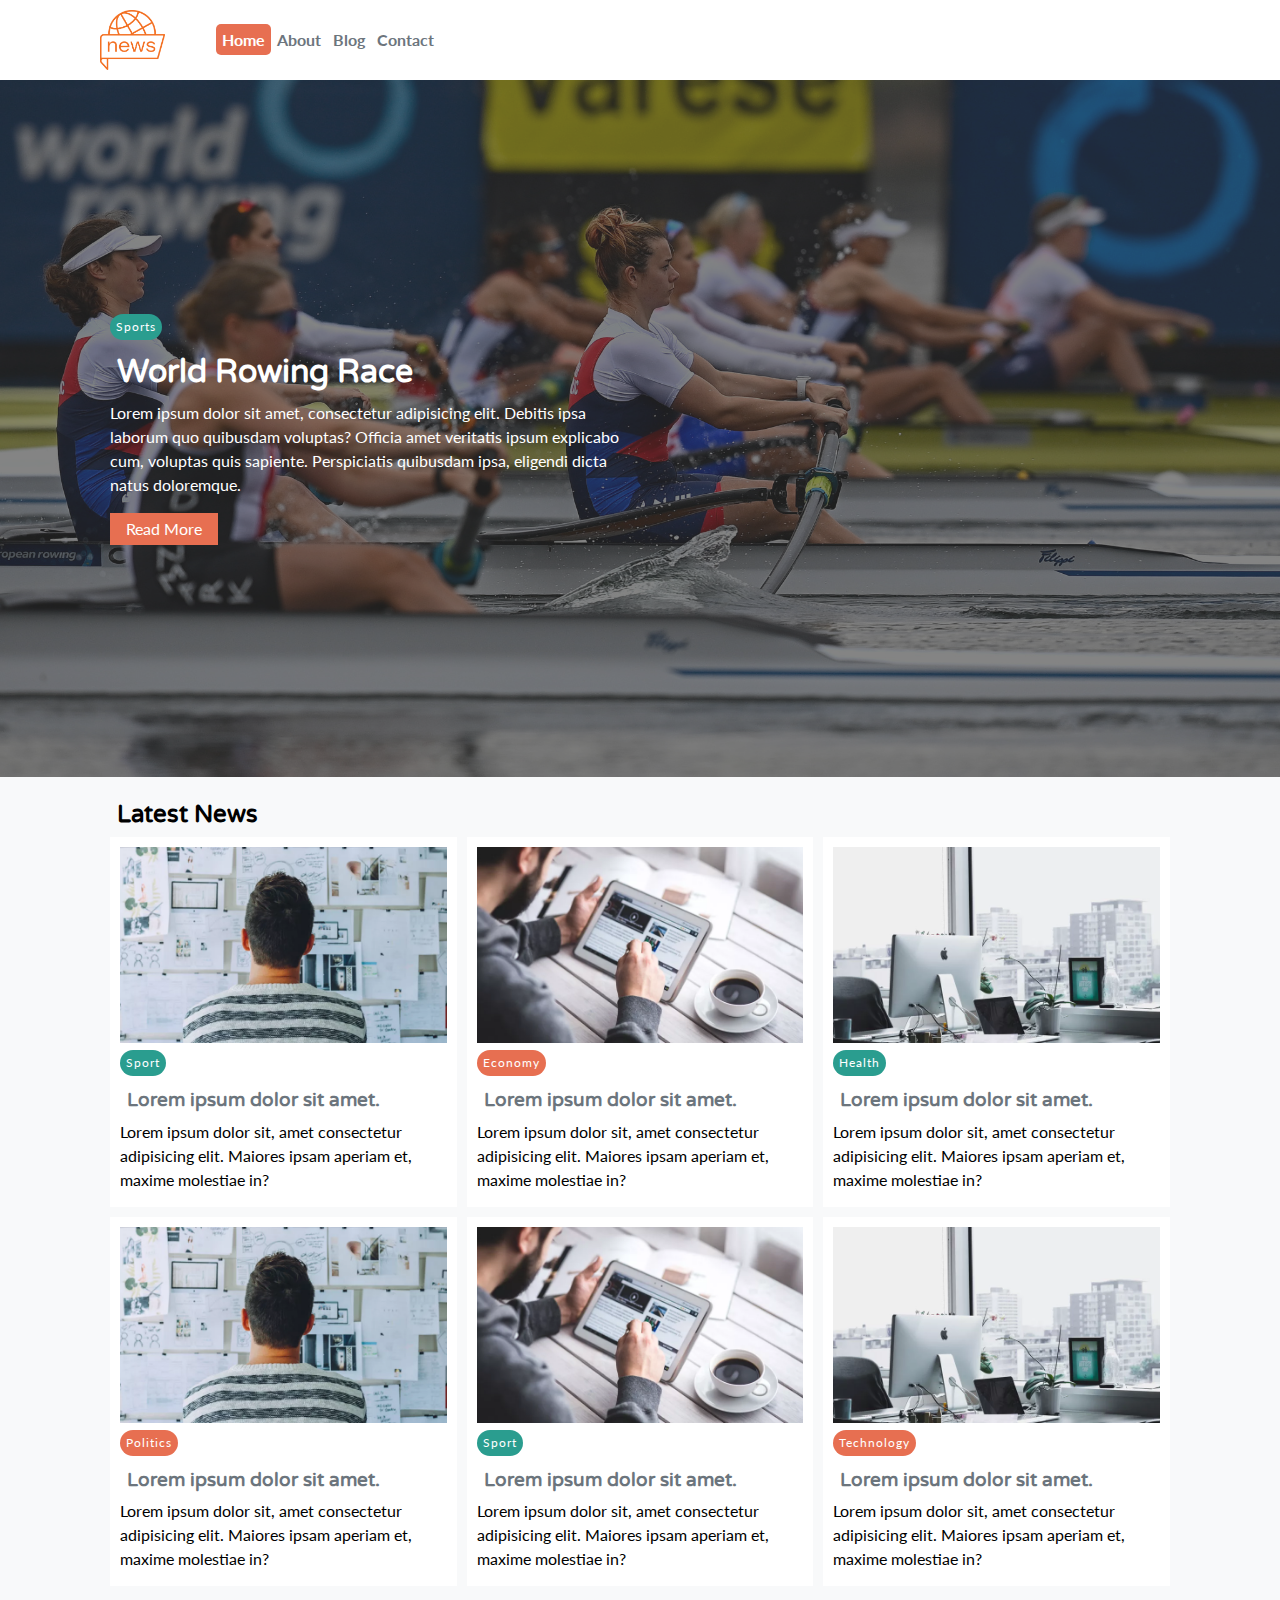
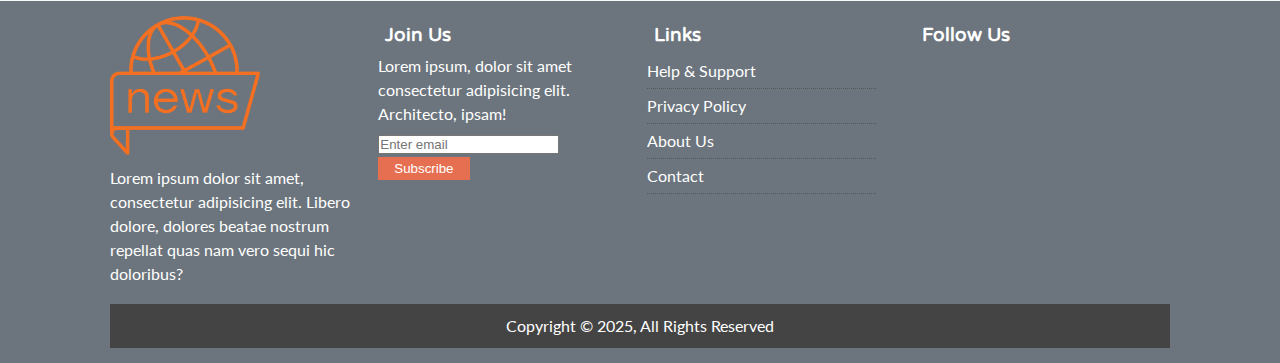
<file: News Site/index.html>
<!DOCTYPE html>
<html lang="en">
<head>
    <meta charset="UTF-8">
    <meta name="viewport" content="width=device-width, initial-scale=1.0">
    <link rel="stylesheet" href="https://cdnjs.cloudflare.com/ajax/libs/font-awesome/5.9.0/css/all.min.css" integrity="sha512-q3eWabyZPc1XTCmF+8/LuE1ozpg5xxn7iO89yfSOd5/oKvyqLngoNGsx8jq92Y8eXJ/IRxQbEC+FGSYxtk2oiw==" crossorigin="anonymous" referrerpolicy="no-referrer" />
    <link href="https://fonts.googleapis.com/css2?family=Lato:ital,wght@0,100;0,300;0,400;0,700;0,900;1,100;1,300;1,400;1,700;1,900&family=Varela+Round&display=swap" rel="stylesheet">
    <link rel="stylesheet" href="css/style.css">
    <link rel="stylesheet" media="screen and (max-width: 768px)" href="css/mobile.css">
    <title>News Site</title>
</head>
<body>
    <!-- navbar -->
    <nav id="main-nav" class="nav">
        <div class="container">
            <img src="img/logo.png" alt="" class="logo">
            <ul>
                <li><a class="active" href="index.html">Home</a></li>
                <li><a  href="#">About</a></li>
                <li><a  href="article.html">Blog</a></li>
                <li><a  href="#main-footer">Contact</a></li>
            </ul>
            <div class="social-icons">
                <a href="#"><i class="fab fa-facebook fa-2x"></i></a>
                <a href="#"><i class="fab fa-twitter fa-2x"></i></a>
                <a href="#"><i class="fab fa-instagram fa-2x"></i></a>
                <a href="#"><i class="fab fa-youtube fa-2x"></i></a>
            </div>
        </div>
    </nav>
     <!-- header  -->

     <header id="header">
        <div class="container">
            <div class="header-container">
                <div class="header-content">
                    <div class="category bg-secondary">Sports</div>
                    <h1>World Rowing Race</h1>
                    <p class="mb-4">
                        Lorem ipsum dolor sit amet, consectetur adipisicing elit. Debitis ipsa laborum quo quibusdam voluptas? Officia amet veritatis ipsum explicabo cum, voluptas quis sapiente. Perspiciatis quibusdam ipsa, eligendi dicta natus doloremque.
                    </p>
                    <a href="#" class="btn btn-primary">Read More</a>
                </div>
            </div>
        </div>
     </header>
    
     <!-- articles -->
     <section id="main-articles" class="py-2">
        <div class="container">
            <h2>Latest News</h2>
            <div class="articles-container">
                <article class="card">
                   <img src="img/img-1.webp" alt="">
                   <div>
                    <div class="category bg-secondary">Sport</div>
                    <h3><a href="article.html">Lorem ipsum dolor sit amet.</a></h3>
                    <p>Lorem ipsum dolor sit, amet consectetur adipisicing elit. Maiores ipsam aperiam et, maxime molestiae in?</p>
                   </div>
                </article>
                <article class="card">
                   <img src="img/img-2.webp" alt="">
                   <div>
                    <div class="category bg-primary">Economy</div>
                    <h3><a href="article.html">Lorem ipsum dolor sit amet.</a></h3>
                    <p>Lorem ipsum dolor sit, amet consectetur adipisicing elit. Maiores ipsam aperiam et, maxime molestiae in?</p>
                   </div>
                </article>
                <article class="card">
                   <img src="img/img-3.webp" alt="">
                   <div>
                    <div class="category bg-secondary">Health</div>
                    <h3><a href="article.html">Lorem ipsum dolor sit amet.</a></h3>
                    <p>Lorem ipsum dolor sit, amet consectetur adipisicing elit. Maiores ipsam aperiam et, maxime molestiae in?</p>
                   </div>
                </article>
                <article class="card">
                   <img src="img/img-1.webp" alt="">
                   <div>
                    <div class="category bg-primary">Politics</div>
                    <h3><a href="article.html">Lorem ipsum dolor sit amet.</a></h3>
                    <p>Lorem ipsum dolor sit, amet consectetur adipisicing elit. Maiores ipsam aperiam et, maxime molestiae in?</p>
                   </div>
                </article>
                <article class="card">
                   <img src="img/img-2.webp" alt="">
                   <div>
                    <div class="category bg-secondary">Sport</div>
                    <h3><a href="article.html">Lorem ipsum dolor sit amet.</a></h3>
                    <p>Lorem ipsum dolor sit, amet consectetur adipisicing elit. Maiores ipsam aperiam et, maxime molestiae in?</p>
                   </div>
                </article>
                <article class="card">
                   <img src="img/img-3.webp" alt="">
                   <div>
                    <div class="category bg-primary">Technology</div>
                    <h3><a href="article.html">Lorem ipsum dolor sit amet.</a></h3>
                    <p>Lorem ipsum dolor sit, amet consectetur adipisicing elit. Maiores ipsam aperiam et, maxime molestiae in?</p>
                   </div>
                </article>
                
            </div>
        </div>
     </section>

     <!-- footer -->
      <footer id="main-footer" class="py-2">
        <div class="container footer-container">
            <div>
                <img src="img/logo.png" alt="">
                <p>
                    Lorem ipsum dolor sit amet, consectetur adipisicing elit. Libero dolore, dolores beatae nostrum repellat quas nam vero sequi hic doloribus?
                </p>
            </div>

            <div>
                <h3>Join Us</h3>
                <p>Lorem ipsum, dolor sit amet consectetur adipisicing elit. Architecto, ipsam!</p>
                <form action="">
                    <input type="email" name="" id="" placeholder="Enter email">
                    <input type="submit" value="Subscribe" class="btn btn-primary">
                </form>
            </div>
            <div>
                <h3>Links</h3>
                <ul>
                    <li><a href="">Help & Support</a></li>
                    <li><a href="">Privacy Policy</a></li>
                    <li><a href="">About Us</a></li>
                    <li><a href="">Contact</a></li>
                </ul>
            </div>
            <div>
                <h3>Follow Us</h3>
                <div>
                    <a href=""><i class="fab fa-facebook fa-2x"></i></a>
                    <a href=""><i class="fab fa-twitter fa-2x"></i></a>
                    <a href=""><i class="fab fa-instagram fa-2x"></i></a>
                    <a href=""><i class="fab fa-youtube fa-2x"></i></a>
                </div>
            </div>
            <div>
                <p>Copyright &copy; 2025, All Rights Reserved</p>
            </div>
        </div>
      </footer>
</body>
</html>
</file>
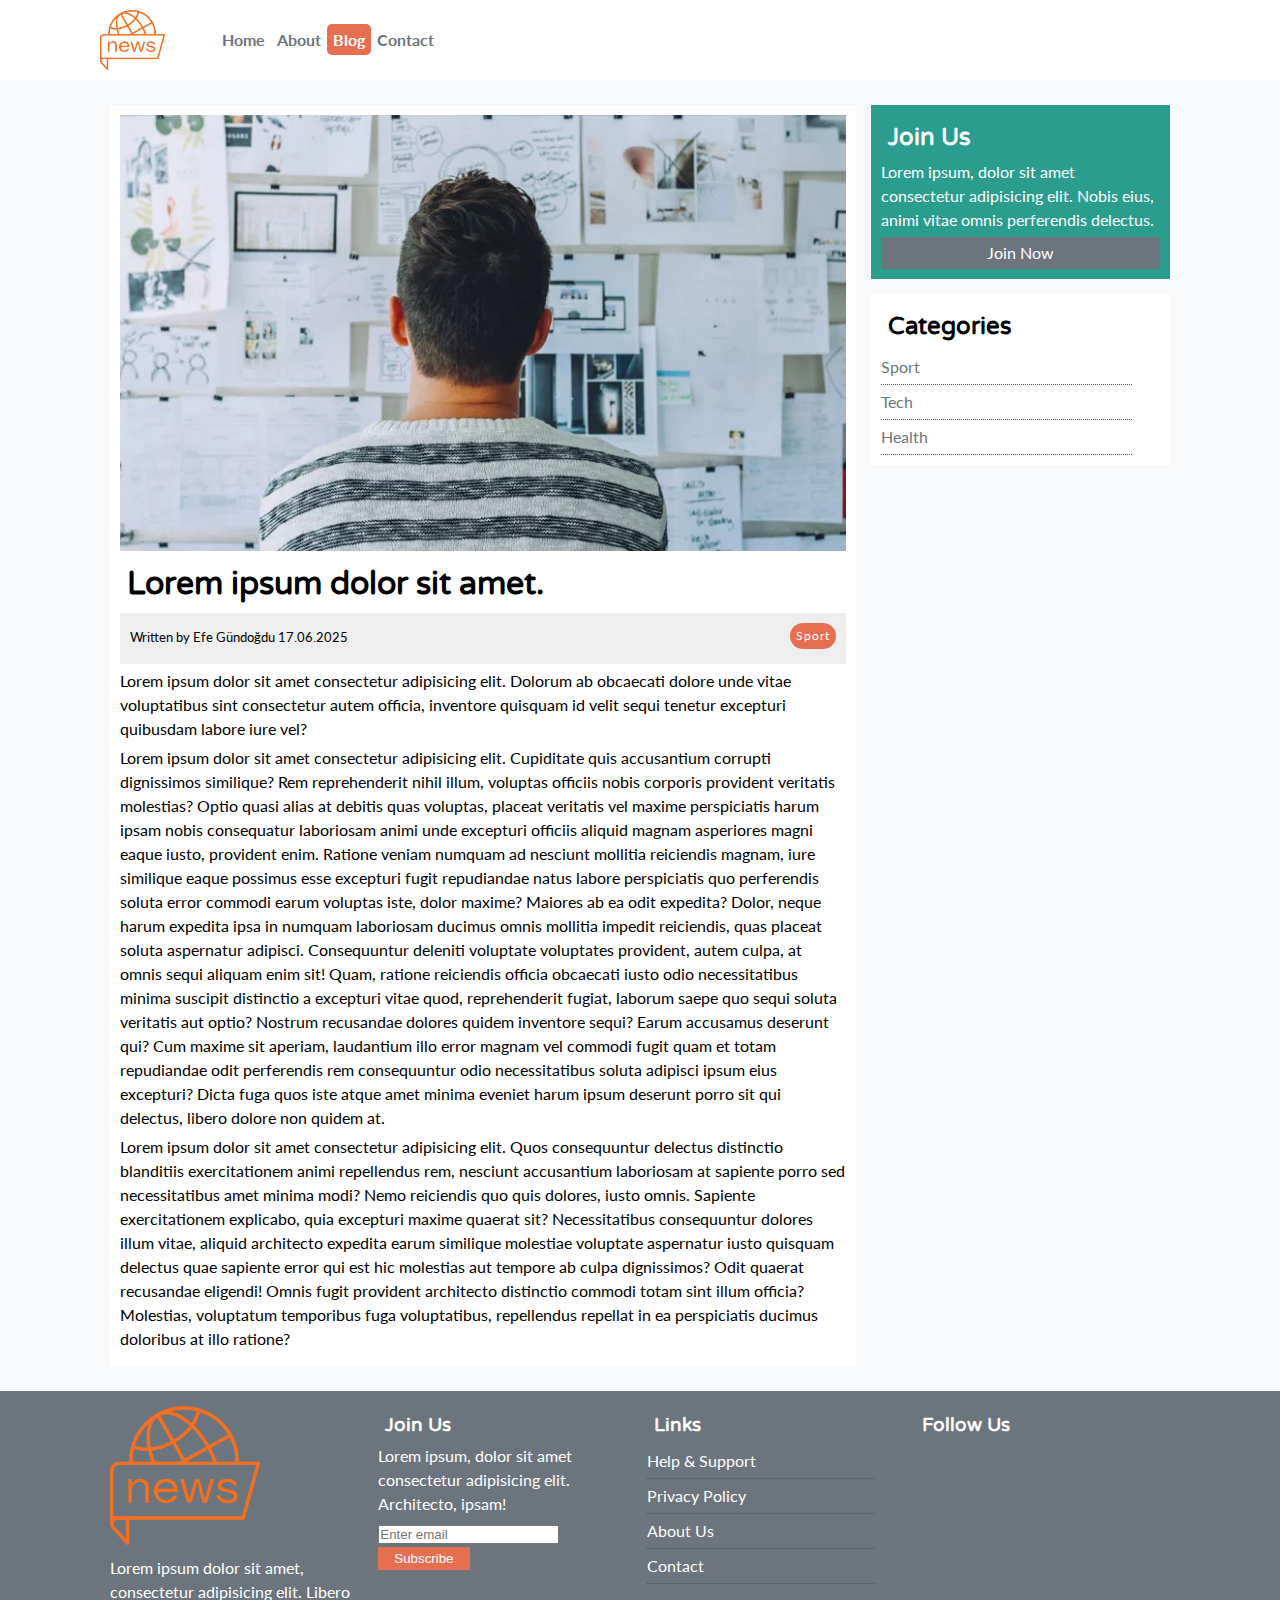
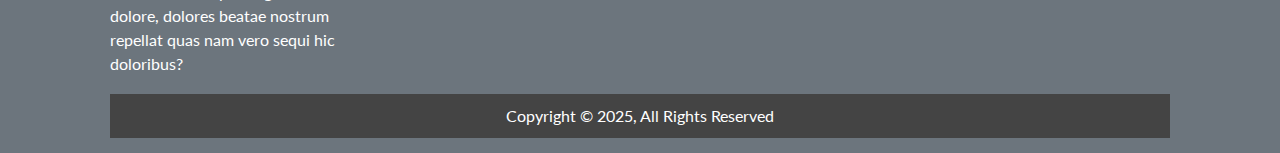
<file: News Site/article.html>
<!DOCTYPE html>
<html lang="en">
<head>
    <meta charset="UTF-8">
    <meta name="viewport" content="width=device-width, initial-scale=1.0">
    <link rel="stylesheet" href="https://cdnjs.cloudflare.com/ajax/libs/font-awesome/5.9.0/css/all.min.css" integrity="sha512-q3eWabyZPc1XTCmF+8/LuE1ozpg5xxn7iO89yfSOd5/oKvyqLngoNGsx8jq92Y8eXJ/IRxQbEC+FGSYxtk2oiw==" crossorigin="anonymous" referrerpolicy="no-referrer" />
    <link href="https://fonts.googleapis.com/css2?family=Lato:ital,wght@0,100;0,300;0,400;0,700;0,900;1,100;1,300;1,400;1,700;1,900&family=Varela+Round&display=swap" rel="stylesheet">
    <link rel="stylesheet" href="css/style.css">
    <link rel="stylesheet" media="screen and (max-width: 768px)" href="css/mobile.css">
    <title>News Site</title>
</head>
<body>
    <!-- navbar -->
    <nav id="main-nav" class="nav">
        <div class="container">
            <img src="img/logo.png" alt="" class="logo">
            <ul>
                <li><a  href="index.html">Home</a></li>
                <li><a  href="#">About</a></li>
                <li><a class="active" href="blog.html">Blog</a></li>
                <li><a  href="#main-footer">Contact</a></li>
            </ul>
            <div class="social-icons">
                <a href="#"><i class="fab fa-facebook fa-2x"></i></a>
                <a href="#"><i class="fab fa-twitter fa-2x"></i></a>
                <a href="#"><i class="fab fa-instagram fa-2x"></i></a>
                <a href="#"><i class="fab fa-youtube fa-2x"></i></a>
            </div>
        </div>
    </nav>
   
    <section id="articles">
        <div class="container">
            <div class="page-container">
                <article id="article" class="card">
                    <img src="img/img-1.webp" alt="">
                    <h1>Lorem ipsum dolor sit amet.</h1>
                    <div class="meta">
                        <small>
                            <i class="fas fa-user"></i> Written by Efe Gündoğdu 17.06.2025
                        </small>
                        <div class="category bg-primary">Sport</div>
                    </div>
                    <p>Lorem ipsum dolor sit amet consectetur adipisicing elit. Dolorum ab obcaecati dolore unde vitae voluptatibus sint consectetur autem officia, inventore quisquam id velit sequi tenetur excepturi quibusdam labore iure vel?</p>
                    <p>
                        Lorem ipsum dolor sit amet consectetur adipisicing elit. Cupiditate quis accusantium corrupti dignissimos similique? Rem reprehenderit nihil illum, voluptas officiis nobis corporis provident veritatis molestias? Optio quasi alias at debitis quas voluptas, placeat veritatis vel maxime perspiciatis harum ipsam nobis consequatur laboriosam animi unde excepturi officiis aliquid magnam asperiores magni eaque iusto, provident enim. Ratione veniam numquam ad nesciunt mollitia reiciendis magnam, iure similique eaque possimus esse excepturi fugit repudiandae natus labore perspiciatis quo perferendis soluta error commodi earum voluptas iste, dolor maxime? Maiores ab ea odit expedita? Dolor, neque harum expedita ipsa in numquam laboriosam ducimus omnis mollitia impedit reiciendis, quas placeat soluta aspernatur adipisci. Consequuntur deleniti voluptate voluptates provident, autem culpa, at omnis sequi aliquam enim sit! Quam, ratione reiciendis officia obcaecati iusto odio necessitatibus minima suscipit distinctio a excepturi vitae quod, reprehenderit fugiat, laborum saepe quo sequi soluta veritatis aut optio? Nostrum recusandae dolores quidem inventore sequi? Earum accusamus deserunt qui? Cum maxime sit aperiam, laudantium illo error magnam vel commodi fugit quam et totam repudiandae odit perferendis rem consequuntur odio necessitatibus soluta adipisci ipsum eius excepturi? Dicta fuga quos iste atque amet minima eveniet harum ipsum deserunt porro sit qui delectus, libero dolore non quidem at.
                    </p>
                    <p>
                        Lorem ipsum dolor sit amet consectetur adipisicing elit. Quos consequuntur delectus distinctio blanditiis exercitationem animi repellendus rem, nesciunt accusantium laboriosam at sapiente porro sed necessitatibus amet minima modi? Nemo reiciendis quo quis dolores, iusto omnis. Sapiente exercitationem explicabo, quia excepturi maxime quaerat sit? Necessitatibus consequuntur dolores illum vitae, aliquid architecto expedita earum similique molestiae voluptate aspernatur iusto quisquam delectus quae sapiente error qui est hic molestias aut tempore ab culpa dignissimos? Odit quaerat recusandae eligendi! Omnis fugit provident architecto distinctio commodi totam sint illum officia? Molestias, voluptatum temporibus fuga voluptatibus, repellendus repellat in ea perspiciatis ducimus doloribus at illo ratione?
                    </p>
                </article>
                <aside class="card bg-secondary">
                    <h2>Join Us</h2>
                    <p>Lorem ipsum, dolor sit amet consectetur adipisicing elit. Nobis eius, animi vitae omnis perferendis delectus.</p>
                    <a href="#" class="btn btn-dark btn-block">Join Now</a>
                </aside>

                <aside id="categories" class="card">
                    <h2>Categories</h2>
                    <ul>
                        <li><a href="#"><i class="fas fa-chevron-right"></i> Sport</a></li>
                        <li><a href="#"><i class="fas fa-chevron-right"></i> Tech</a></li>
                        <li><a href="#"><i class="fas fa-chevron-right"></i> Health</a></li>
                    </ul>
                </aside>
            </div>
        </div>
    </section>

     <!-- footer -->
      <footer id="main-footer" class="py-2">
        <div class="container footer-container">
            <div>
                <img src="img/logo.png" alt="">
                <p>
                    Lorem ipsum dolor sit amet, consectetur adipisicing elit. Libero dolore, dolores beatae nostrum repellat quas nam vero sequi hic doloribus?
                </p>
            </div>

            <div>
                <h3>Join Us</h3>
                <p>Lorem ipsum, dolor sit amet consectetur adipisicing elit. Architecto, ipsam!</p>
                <form action="">
                    <input type="email" name="" id="" placeholder="Enter email">
                    <input type="submit" value="Subscribe" class="btn btn-primary">
                </form>
            </div>
            <div>
                <h3>Links</h3>
                <ul>
                    <li><a href="">Help & Support</a></li>
                    <li><a href="">Privacy Policy</a></li>
                    <li><a href="">About Us</a></li>
                    <li><a href="">Contact</a></li>
                </ul>
            </div>
            <div>
                <h3>Follow Us</h3>
                <div>
                    <a href=""><i class="fab fa-facebook fa-2x"></i></a>
                    <a href=""><i class="fab fa-twitter fa-2x"></i></a>
                    <a href=""><i class="fab fa-instagram fa-2x"></i></a>
                    <a href=""><i class="fab fa-youtube fa-2x"></i></a>
                </div>
            </div>
            <div>
                <p>Copyright &copy; 2025, All Rights Reserved</p>
            </div>
        </div>
      </footer>
</body>
</html>
</file>
<file: News Site/css/style.css>
:root {
    --primary-color: #e76f51;
    --secondary-color: #2a9d8f;
    --light-color: #f8f9fa;
    --dark-color: #6c757d;
    --max-width: 1100px;
}

*{
    margin: 0;
    padding: 0;
    box-sizing: border-box;
}

html {
    font-size: 10px;
}

body {
    font-family:'Lato', sans-serif;
    font-size: 1.6rem;
    line-height: 1.5;
    background-color: var(--light-color);
}

a{
    color: var(--dark-color);
    text-decoration: none;
}

ul{
    list-style: none;
}

img{
    width: 100%;
}

h1, h2, h3, h4, h5, h6{
    font-family: 'Varela Round', sans-serif;
    margin: .7rem;
    line-height: 1.3;
}

p{
    margin: .5rem 0;
}

/* utils */

.container{
    max-width: var(--max-width);
    margin: 0 auto;
    padding: 0 2rem;
}

.btn{
    display: inline-block;
    border: none;
    background-color: var(--dark-color);
    color: #fff;
    padding: .4rem 1.6rem;
    text-align: center;
}

.btn-light {background-color: var(--light-color);}
.btn-dark {background-color: var(--dark-color);}
.btn-primary {background-color: var(--primary-color);}

.btn:hover {opacity: 0.8;}

.btn-block{
    display: block;
    width: 100%;
    text-align: center;
}

.bg-primary {background-color: var(--primary-color); color: #fff;}
.bg-secondary {background-color: var(--secondary-color) !important ; color: #fff;}
.bg-light {background-color: var(--light-color); color: var(--dark-color);}
.bg-dark {background-color: var(--dark-color); color: #fff;}

.p-1 {padding: 0.5rem;}
.p-2 {padding: 0.6rem;}
.p-3 {padding: 0.8rem;}
.p-4 {padding: 1rem;}

.pt-1 {padding-top: 0.5rem;}
.pt-2 {padding-top: 0.6rem;}
.pt-3 {padding-top: 0.8rem;}
.pt-4 {padding-top: 1rem;}

.py-1 {padding-top: 0.5rem; padding-bottom: 0.5rem;}
.py-2 {padding-top: 1.5rem; padding-bottom: 1.5rem;}

.px-1 {padding-right: 0.5rem; padding-left: 0.5rem;}
.px-1 {padding-right: 0.5rem; padding-left: 0.5rem;}


.m-1 {margin: 0.5rem;}
.m-2 {margin: 0.6rem;}
.m-3 {margin: 0.8rem;}
.m-4 {margin: 1rem;}

.mb-1 {margin-bottom: 0.5rem;}
.mb-2 {margin-bottom: 0.6rem;}
.mb-3 {margin-bottom: 0.8rem;}
.mb-4 {margin-bottom: 1.6rem;}

.card{
    background-color: #fff;
    padding: 1rem;
}

.card-primary{
    background-color: var(--primary-color);
    padding: 1rem;
}

.category{
    display: inline-block;
    color: #fff;
    font-size: 1.2rem;
    letter-spacing: 1px;
    padding: .4rem .6rem;
    border-radius: 15px;
    margin-bottom: .5rem;
}


/* navbar */

#main-nav{
    background-color: #fff;
    position:sticky;
    top: 0;
    z-index: 3;
}

#main-nav .container{
    display: grid;
    grid-template-columns: 0.6fr 3fr 2fr;
    padding: 1rem;
    align-items: center;
}

#main-nav .logo{
    width: 65px;

}

#main-nav ul{
    display: flex;
    justify-self: start;
}

#main-nav ul li a{
    padding: 0.6rem;
    font-weight: bold;
}

#main-nav ul li a:hover{
    background-color: var(--light-color);
    color: var(--dark-color);
}

#main-nav ul li a.active{
    background-color: var(--primary-color);
    color: #fff;
    border-radius: 5px;
}



#main-nav .social-icons {
    justify-self: end;
}

/* header */

#header {
    color: #fff;
    background: #333;
    padding: 2rem;
    position: relative;
}

#header::before{
    content: '';
    background: url('../img/rowing.jpeg') no-repeat center center/cover;
    position: absolute;
    top: 0;
    left: 0;
    width: 100%;
    height: 100%;
    opacity: 0.4;
}

#header .header-container{
    display: grid;
    grid-template-columns: repeat(2, 1fr);
    height: 73vh;
    align-items: center;
}

#header .header-content{
    z-index: 2;
}

/* articles */

#main-articles .articles-container{
    display: grid;
    grid-template-columns: repeat(3, 1fr);
    gap: 1rem;
}

/* footer */

#main-footer {
    background-color: var(--dark-color);
    color: #fff;
}

#main-footer img{
    width: 150px;
}

#main-footer a{
    color: #fff;
}

#main-footer .footer-container{
    display: grid;
    grid-template-columns: repeat(4, 1fr);
    gap: 1.3rem;
}

#main-footer .footer-container > *:last-child{
    background-color: #444;
    grid-column: 1 / span 4;
    padding: .5rem;
    text-align: center;
}

#main-footer .footer-container input[tpye='email']{
    width: 90%;
    padding: .5rem;
    margin-bottom: .5rem;
}

#main-footer .footer-container input[tpye='submit']{
    width: 90%;

}

#main-footer .footer-container ul li{
    padding: .5rem 0;
    border-bottom: 1px dotted #555;
    width: 90%;
}

#main-footer .footer-container ul li a:hover{
   color: var(--primary-color);
}

/* article details */

.page-container{
    display: grid;
    grid-template-columns: 5fr 2fr;
    margin: 2.5rem 0;
    gap: 1.5rem;
}

.page-container > *:first-child{
    grid-row: 1 / span 3;
}

#article .meta{
    display: flex;
    justify-content: space-between;
    align-items: center;
    padding: 1rem;
    background-color: #eee;
}

.page-container #categories ul li{
    padding: .5rem 0;
    border-bottom: 1px dotted #555;
    width: 90%;
}

.page-container #categories ul li a:hover{
    color: var(--primary-color);
}
</file>
<file: News Site/css/mobile.css>
#main-nav .social-icons{
    display: none;
}

#main-nav .container{
    grid-template-columns: 1fr;
    gap: 1.2rem;
}

#main-nav ul,
#main-nav img{
    justify-self: center;
}

#main-articles .articles-container{
    grid-template-columns: repeat(2, 1fr);
}

@media(max-width: 600px) {
    #header .header-container,
    #main-articles .articles-container,
    #main-footer .footer-container {
        grid-template-columns: 1fr;
    }

     #main-footer .footer-container > *:last-child{
        grid-column: 1;
     }

         #main-footer .footer-container > *{
        border-bottom: 1px dotted #444;
        padding-bottom: 1rem;
     }

     .page-container {
        grid-template-columns: 1fr;
     }
}
</file>
